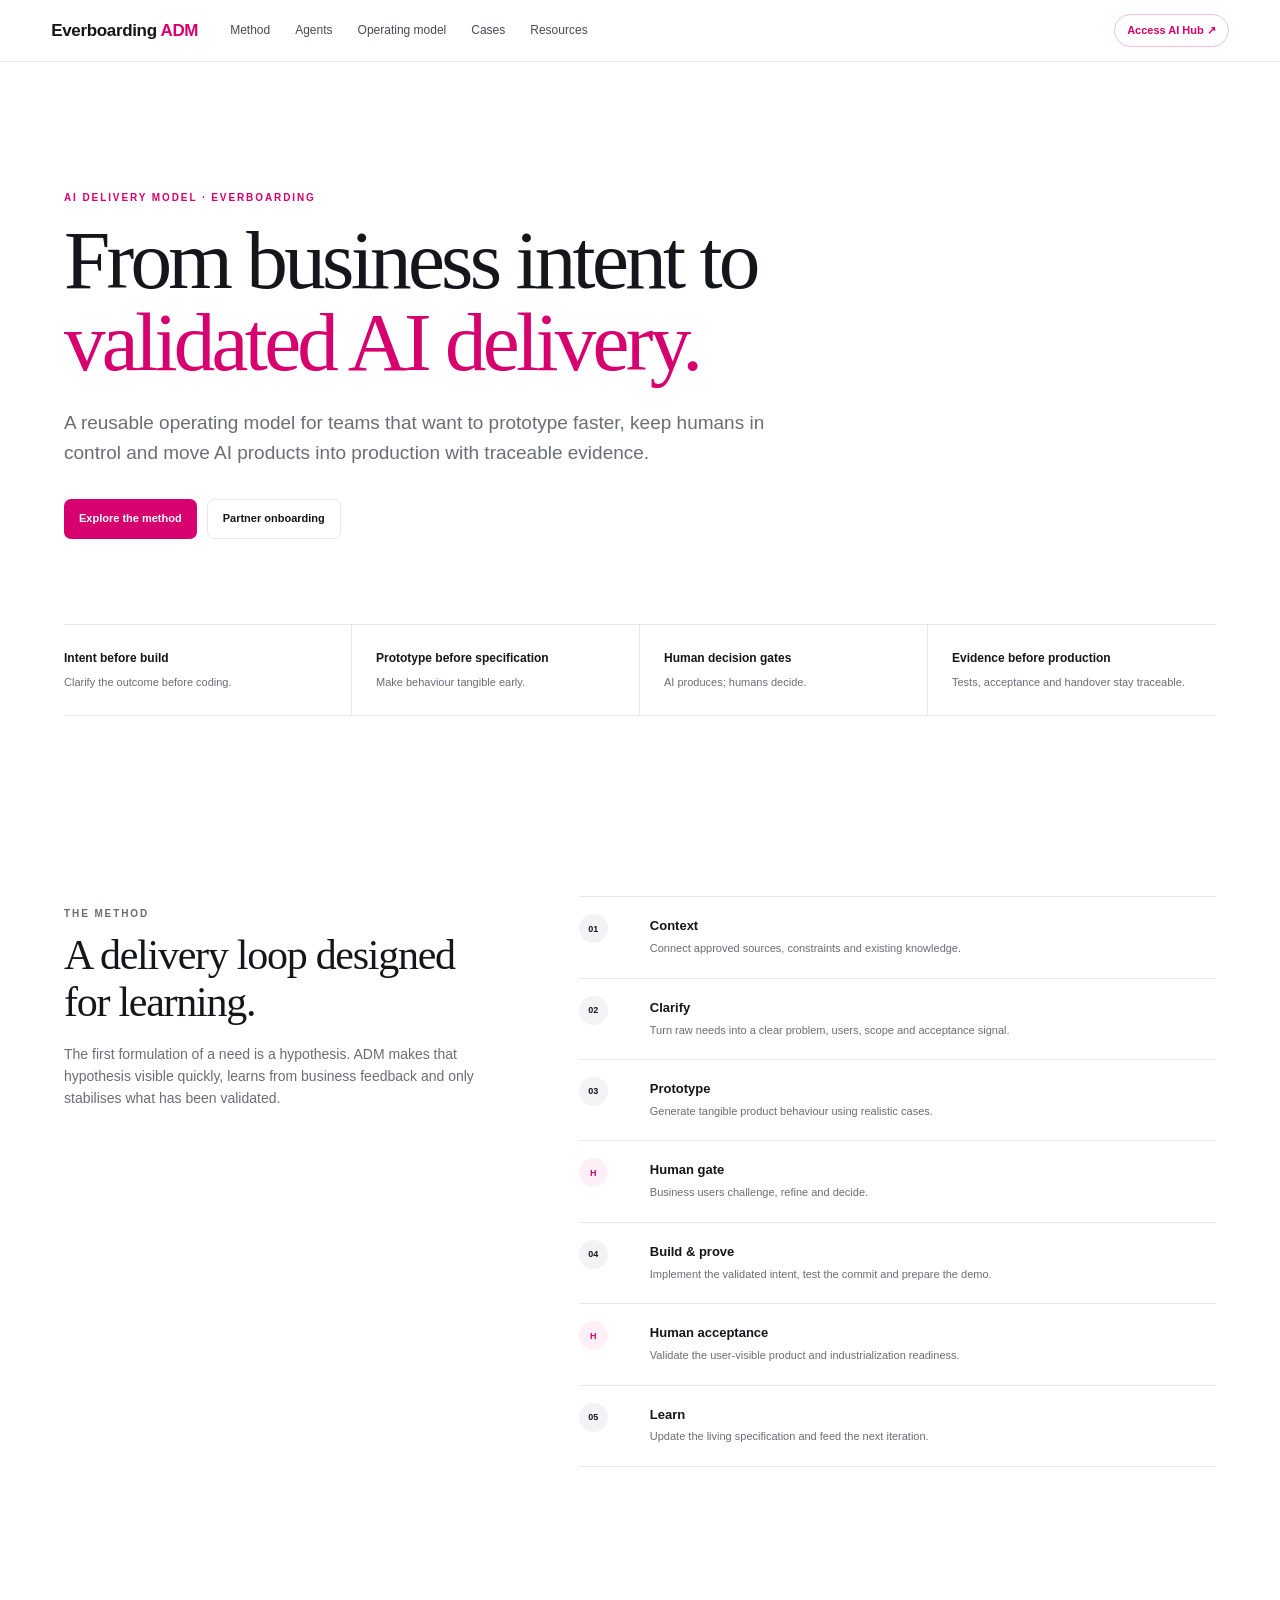
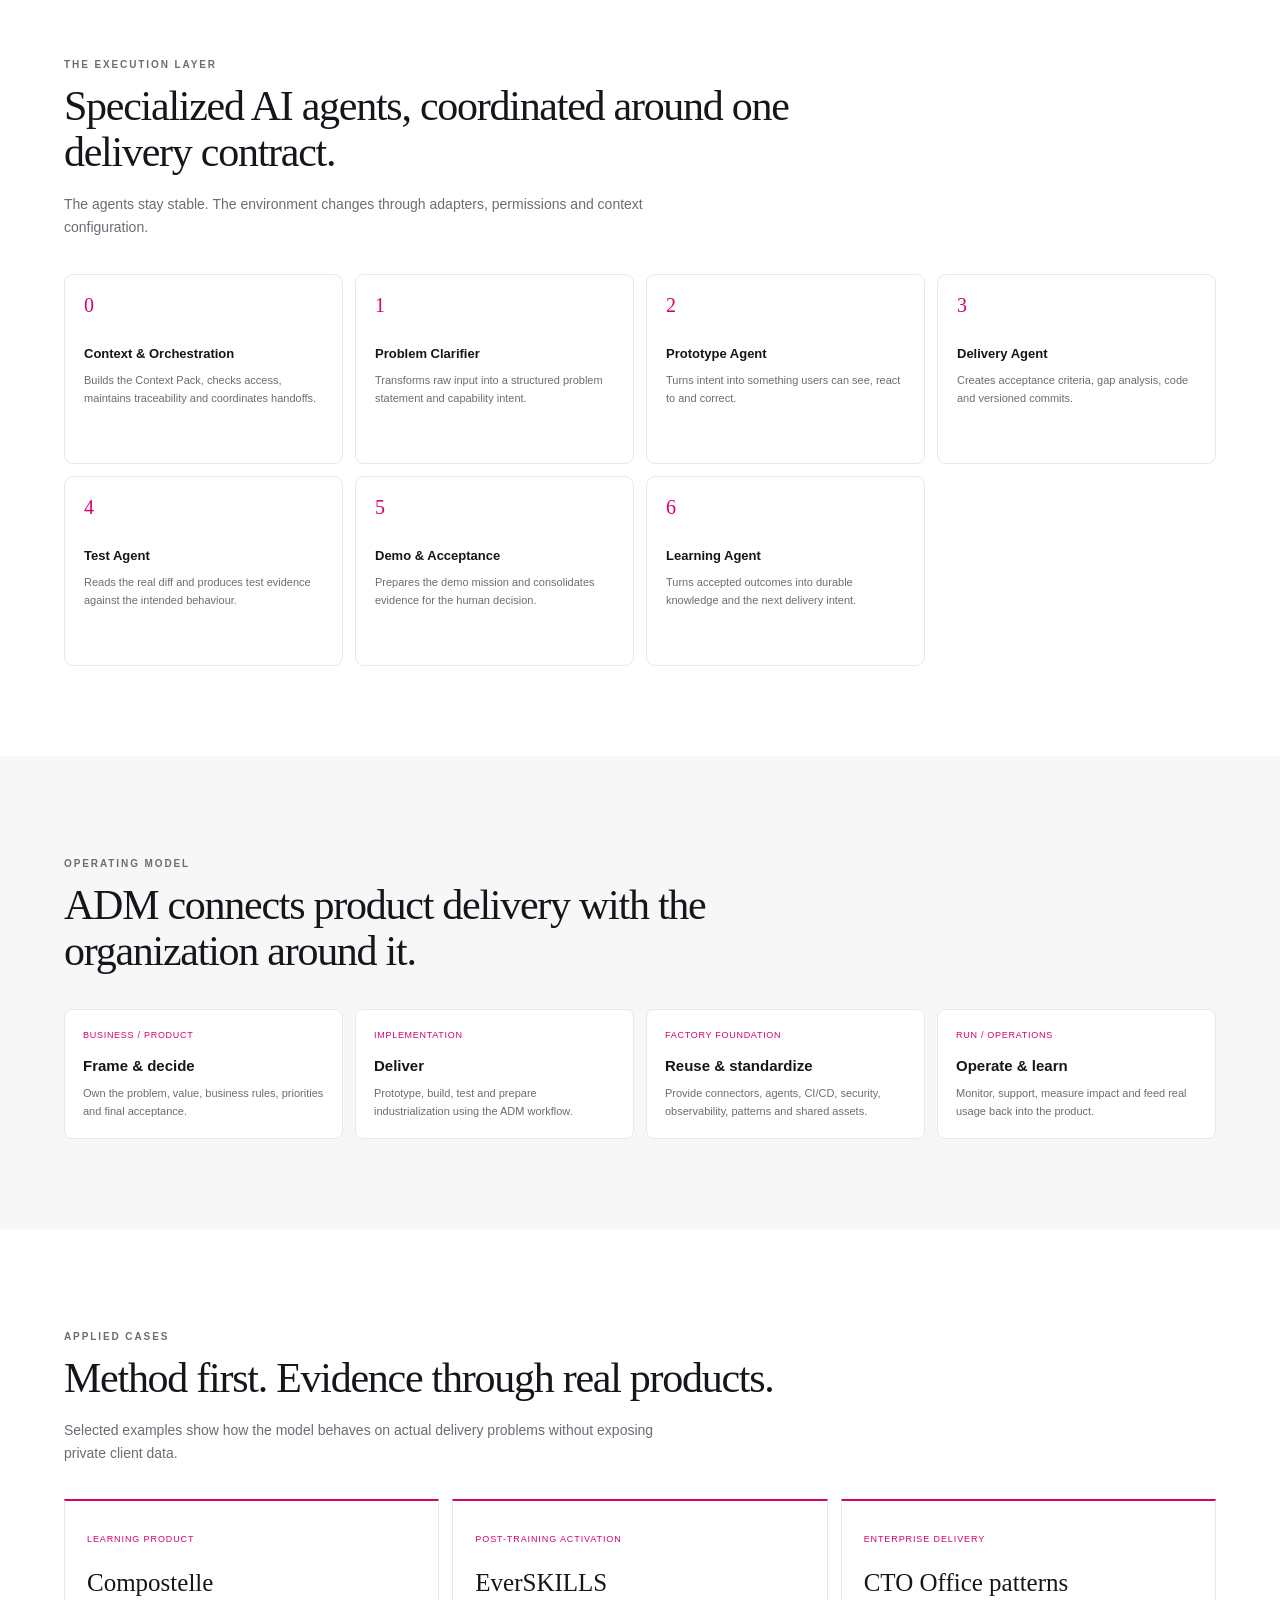
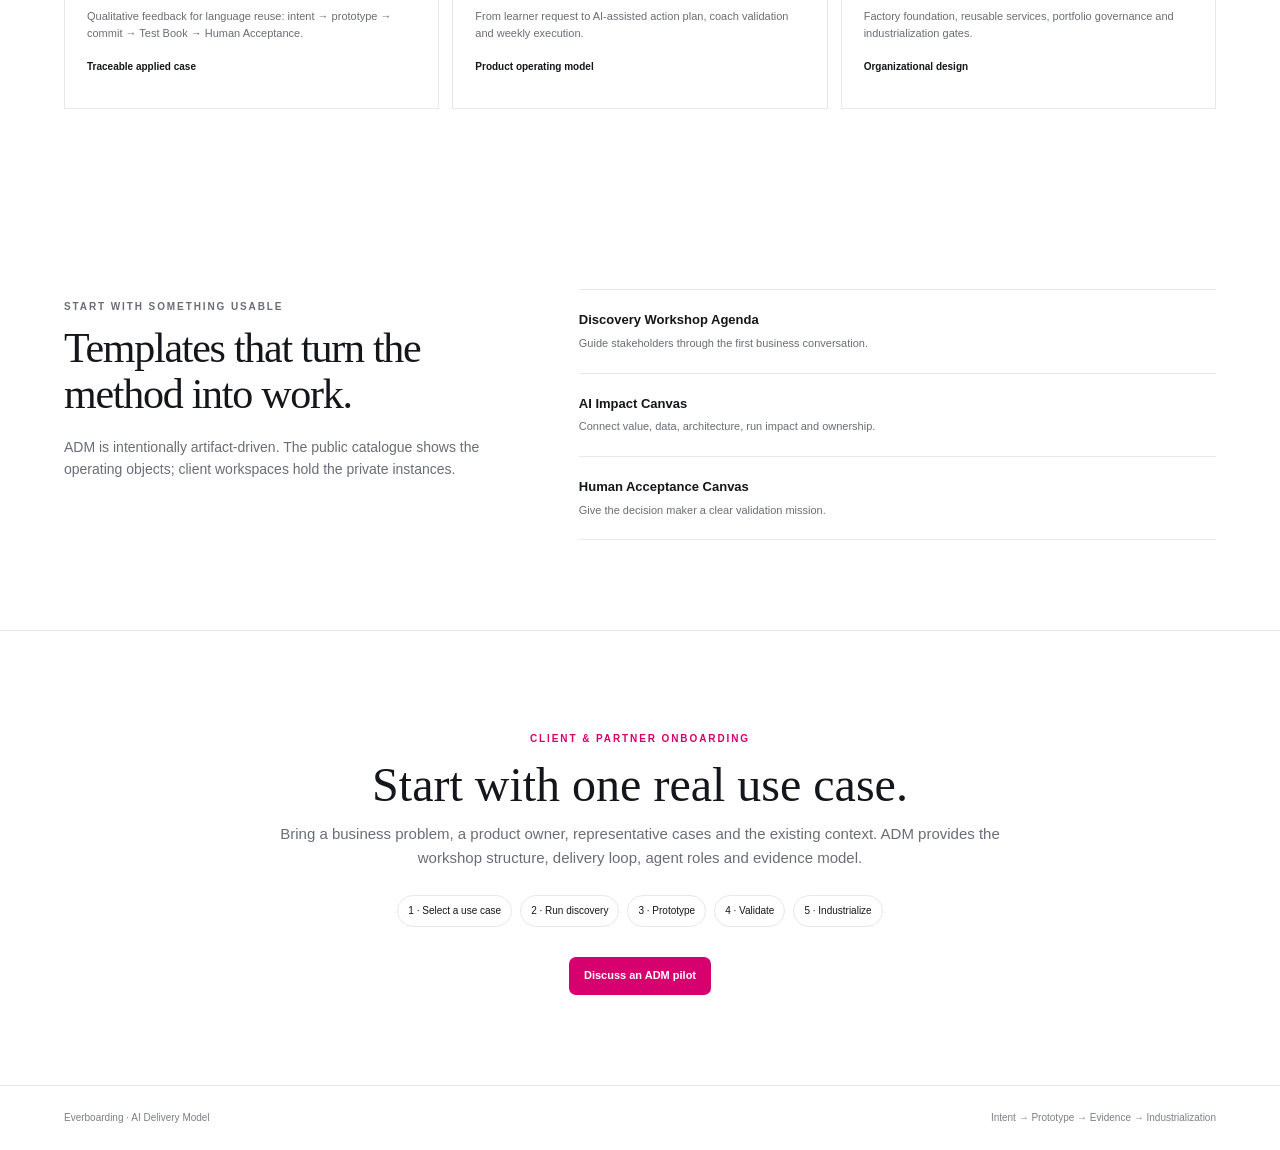
<file: apps/adm-site/index.html>
<!doctype html>
<html lang="en">
<head>
<meta charset="utf-8"/>
<meta name="viewport" content="width=device-width,initial-scale=1"/>
<meta name="description" content="AI Delivery Model by Everboarding — from business intent to validated, industrializable AI products."/>
<title>AI Delivery Model — Everboarding</title>
<link rel="stylesheet" href="./styles.css"/>
</head>
<body>
<header class="topbar">
  <a class="brand" href="#top">Everboarding <span>ADM</span></a>
  <nav>
    <a href="#method">Method</a>
    <a href="#agents">Agents</a>
    <a href="#operating-model">Operating model</a>
    <a href="#cases">Cases</a>
    <a href="#resources">Resources</a>
  </nav>
  <a class="workspace-link" href="https://hub.everboarding.fr">Access AI Hub ↗</a>
</header>

<main id="top">
  <section class="hero section">
    <p class="eyebrow">AI DELIVERY MODEL · EVERBOARDING</p>
    <h1>From business intent to<br><span>validated AI delivery.</span></h1>
    <p class="hero-copy">A reusable operating model for teams that want to prototype faster, keep humans in control and move AI products into production with traceable evidence.</p>
    <div class="hero-actions">
      <a class="primary" href="#method">Explore the method</a>
      <a class="secondary" href="#onboarding">Partner onboarding</a>
    </div>
    <div class="principles">
      <div><b>Intent before build</b><span>Clarify the outcome before coding.</span></div>
      <div><b>Prototype before specification</b><span>Make behaviour tangible early.</span></div>
      <div><b>Human decision gates</b><span>AI produces; humans decide.</span></div>
      <div><b>Evidence before production</b><span>Tests, acceptance and handover stay traceable.</span></div>
    </div>
  </section>

  <section id="method" class="section split">
    <div class="section-intro"><p class="eyebrow">THE METHOD</p><h2>A delivery loop designed for learning.</h2><p>The first formulation of a need is a hypothesis. ADM makes that hypothesis visible quickly, learns from business feedback and only stabilises what has been validated.</p></div>
    <div class="flow">
      <div class="flow-step"><span>01</span><div><b>Context</b><p>Connect approved sources, constraints and existing knowledge.</p></div></div>
      <div class="flow-step"><span>02</span><div><b>Clarify</b><p>Turn raw needs into a clear problem, users, scope and acceptance signal.</p></div></div>
      <div class="flow-step"><span>03</span><div><b>Prototype</b><p>Generate tangible product behaviour using realistic cases.</p></div></div>
      <div class="flow-step human"><span>H</span><div><b>Human gate</b><p>Business users challenge, refine and decide.</p></div></div>
      <div class="flow-step"><span>04</span><div><b>Build & prove</b><p>Implement the validated intent, test the commit and prepare the demo.</p></div></div>
      <div class="flow-step human"><span>H</span><div><b>Human acceptance</b><p>Validate the user-visible product and industrialization readiness.</p></div></div>
      <div class="flow-step"><span>05</span><div><b>Learn</b><p>Update the living specification and feed the next iteration.</p></div></div>
    </div>
  </section>

  <section id="agents" class="section">
    <div class="section-intro narrow"><p class="eyebrow">THE EXECUTION LAYER</p><h2>Specialized AI agents, coordinated around one delivery contract.</h2><p>The agents stay stable. The environment changes through adapters, permissions and context configuration.</p></div>
    <div class="agent-grid">
      <article><span>0</span><h3>Context & Orchestration</h3><p>Builds the Context Pack, checks access, maintains traceability and coordinates handoffs.</p></article>
      <article><span>1</span><h3>Problem Clarifier</h3><p>Transforms raw input into a structured problem statement and capability intent.</p></article>
      <article><span>2</span><h3>Prototype Agent</h3><p>Turns intent into something users can see, react to and correct.</p></article>
      <article><span>3</span><h3>Delivery Agent</h3><p>Creates acceptance criteria, gap analysis, code and versioned commits.</p></article>
      <article><span>4</span><h3>Test Agent</h3><p>Reads the real diff and produces test evidence against the intended behaviour.</p></article>
      <article><span>5</span><h3>Demo & Acceptance</h3><p>Prepares the demo mission and consolidates evidence for the human decision.</p></article>
      <article><span>6</span><h3>Learning Agent</h3><p>Turns accepted outcomes into durable knowledge and the next delivery intent.</p></article>
    </div>
  </section>

  <section id="operating-model" class="section band">
    <div class="section-intro narrow"><p class="eyebrow">OPERATING MODEL</p><h2>ADM connects product delivery with the organization around it.</h2></div>
    <div class="operating-grid">
      <div><span>Business / Product</span><b>Frame & decide</b><p>Own the problem, value, business rules, priorities and final acceptance.</p></div>
      <div><span>Implementation</span><b>Deliver</b><p>Prototype, build, test and prepare industrialization using the ADM workflow.</p></div>
      <div><span>Factory Foundation</span><b>Reuse & standardize</b><p>Provide connectors, agents, CI/CD, security, observability, patterns and shared assets.</p></div>
      <div><span>Run / Operations</span><b>Operate & learn</b><p>Monitor, support, measure impact and feed real usage back into the product.</p></div>
    </div>
  </section>

  <section id="cases" class="section">
    <div class="section-intro narrow"><p class="eyebrow">APPLIED CASES</p><h2>Method first. Evidence through real products.</h2><p>Selected examples show how the model behaves on actual delivery problems without exposing private client data.</p></div>
    <div class="case-grid">
      <article><p class="case-tag">Learning product</p><h3>Compostelle</h3><p>Qualitative feedback for language reuse: intent → prototype → commit → Test Book → Human Acceptance.</p><span>Traceable applied case</span></article>
      <article><p class="case-tag">Post-training activation</p><h3>EverSKILLS</h3><p>From learner request to AI-assisted action plan, coach validation and weekly execution.</p><span>Product operating model</span></article>
      <article><p class="case-tag">Enterprise delivery</p><h3>CTO Office patterns</h3><p>Factory foundation, reusable services, portfolio governance and industrialization gates.</p><span>Organizational design</span></article>
    </div>
  </section>

  <section id="resources" class="section split">
    <div class="section-intro"><p class="eyebrow">START WITH SOMETHING USABLE</p><h2>Templates that turn the method into work.</h2><p>ADM is intentionally artifact-driven. The public catalogue shows the operating objects; client workspaces hold the private instances.</p></div>
    <div class="resource-list">
      <a href="https://github.com/valNg1/AIdeliverymodel/blob/main/templates/discovery-workshop-agenda.md" target="_blank"><b>Discovery Workshop Agenda</b><span>Guide stakeholders through the first business conversation.</span></a>
      <a href="https://github.com/valNg1/AIdeliverymodel/blob/main/templates/ai-impact-canvas.md" target="_blank"><b>AI Impact Canvas</b><span>Connect value, data, architecture, run impact and ownership.</span></a>
      <a href="https://github.com/valNg1/AIdeliverymodel/blob/main/templates/human-acceptance-canvas.md" target="_blank"><b>Human Acceptance Canvas</b><span>Give the decision maker a clear validation mission.</span></a>
    </div>
  </section>

  <section id="onboarding" class="section onboarding">
    <p class="eyebrow">CLIENT & PARTNER ONBOARDING</p>
    <h2>Start with one real use case.</h2>
    <p>Bring a business problem, a product owner, representative cases and the existing context. ADM provides the workshop structure, delivery loop, agent roles and evidence model.</p>
    <div class="onboarding-steps">
      <span>1 · Select a use case</span><span>2 · Run discovery</span><span>3 · Prototype</span><span>4 · Validate</span><span>5 · Industrialize</span>
    </div>
    <a class="primary" href="https://everboarding.fr" target="_blank" rel="noopener">Discuss an ADM pilot</a>
  </section>
</main>

<footer><span>Everboarding · AI Delivery Model</span><span>Intent → Prototype → Evidence → Industrialization</span></footer>
</body>
</html>
</file>
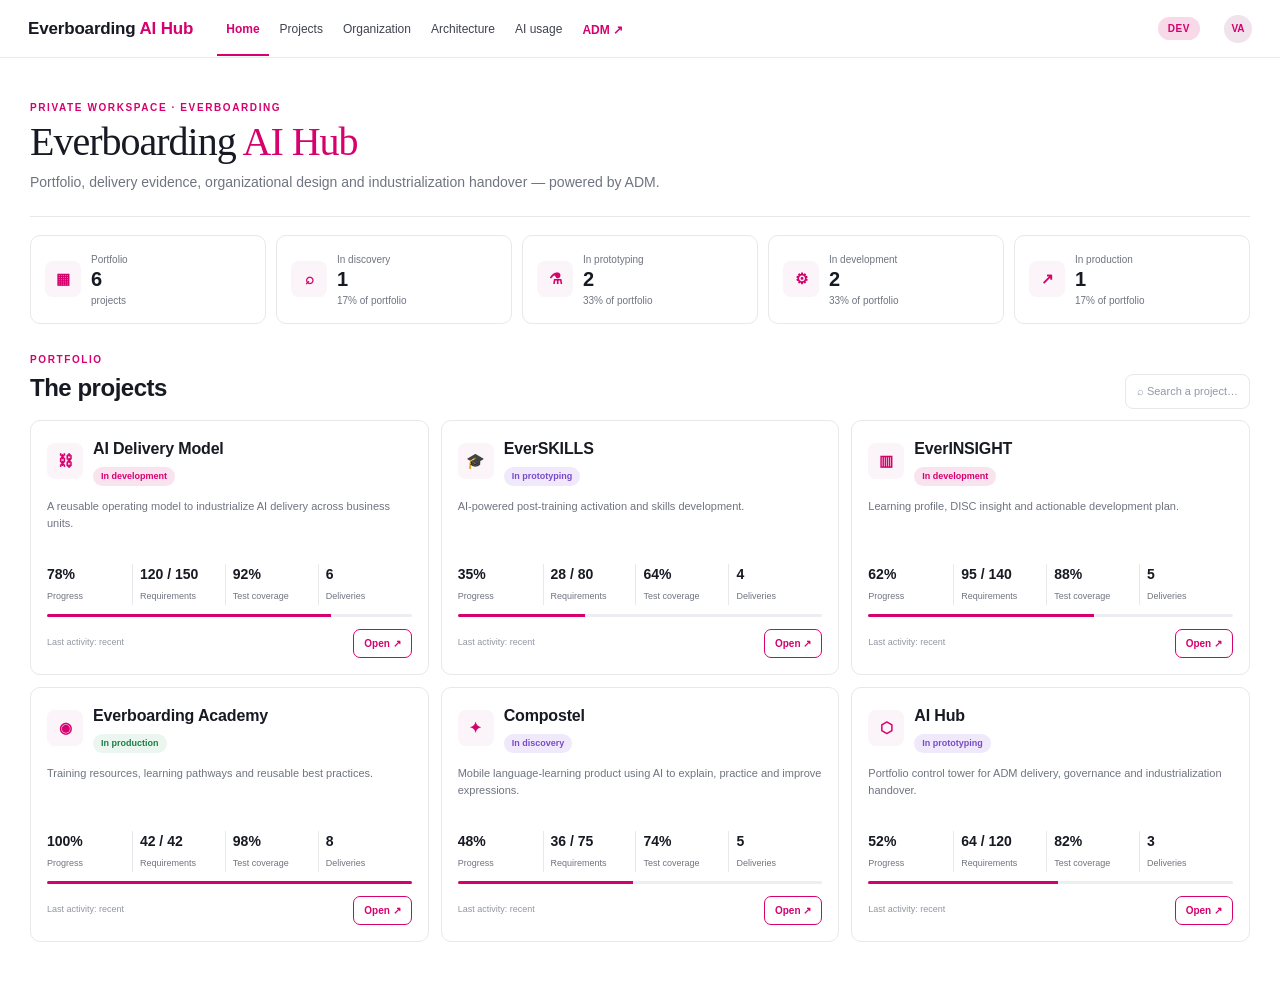
<file: apps/everboarding-ai-hub/index.html>
<!doctype html>
<html lang="en">
<head>
<meta charset="utf-8"/>
<meta name="viewport" content="width=device-width,initial-scale=1"/>
<title>Everboarding AI Hub</title>
<link rel="stylesheet" href="./styles.css"/>
</head>
<body>
<header class="topbar">
  <div class="brand">Everboarding <span>AI Hub</span></div>
  <nav>
    <button data-page="home" class="active">Home</button>
    <button data-page="project">Projects</button>
    <button data-page="organization">Organization</button>
    <button data-page="architecture">Architecture</button>
    <button data-page="usage">AI usage</button>
    <a class="nav-link" href="https://adm.everboarding.fr" target="_blank" rel="noopener">ADM ↗</a>
  </nav>
  <div class="pill">DEV</div><div class="avatar">VA</div>
</header>

<section id="home" class="pageview active">
<main class="page">
  <section class="hero">
    <div><div class="eyebrow">PRIVATE WORKSPACE · EVERBOARDING</div><h1>Everboarding <span class="accent">AI Hub</span></h1><p>Portfolio, delivery evidence, organizational design and industrialization handover — powered by ADM.</p></div>
    
  </section>
  <section class="kpis">
    <div class="kpi card"><div class="iconbox">▦</div><div><small>Portfolio</small><strong>6</strong><small>projects</small></div></div>
    <div class="kpi card"><div class="iconbox">⌕</div><div><small>In discovery</small><strong>1</strong><small>17% of portfolio</small></div></div>
    <div class="kpi card"><div class="iconbox">⚗</div><div><small>In prototyping</small><strong>2</strong><small>33% of portfolio</small></div></div>
    <div class="kpi card"><div class="iconbox">⚙</div><div><small>In development</small><strong>2</strong><small>33% of portfolio</small></div></div>
    <div class="kpi card"><div class="iconbox">↗</div><div><small>In production</small><strong>1</strong><small>17% of portfolio</small></div></div>
  </section>
  <section class="section-head"><div><div class="eyebrow">PORTFOLIO</div><h2>The projects</h2></div><div class="search">⌕ Search a project…</div></section>
  <div class="project-grid" id="project-grid"></div>
</main>
</section>

<section id="project" class="pageview">
<main class="page">
  <section class="hero">
    <div><div class="eyebrow">PROJECT WORKSPACE</div><h1>AI Delivery Model</h1><span class="status">In development</span><p>A reusable operating model to industrialize AI delivery across business units.</p></div>
    
  </section>
  <section class="kpis">
    <div class="kpi card"><div class="iconbox">◔</div><div><small>Progress</small><strong>78%</strong><small>current</small></div></div>
    <div class="kpi card"><div class="iconbox">▤</div><div><small>Requirements</small><strong>120 / 150</strong><small>tracked</small></div></div>
    <div class="kpi card"><div class="iconbox">✓</div><div><small>Test coverage</small><strong>92%</strong><small>automated</small></div></div>
    <div class="kpi card"><div class="iconbox">✦</div><div><small>AI sessions</small><strong>28</strong><small>recorded</small></div></div>
    <div class="kpi card"><div class="iconbox">▣</div><div><small>Deliveries</small><strong>6</strong><small>versioned</small></div></div>
  </section>
  <div class="tabs">
    <button class="active" data-tab="summary">Summary</button><button data-tab="specs">Specifications</button><button data-tab="requirements">Requirements</button><button data-tab="deliveries">Deliveries</button><button data-tab="project-ai">AI Usage</button><button data-tab="handover">Handover</button>
  </div>
  <div id="summary" class="tabview">
    <div class="grid2">
      <div class="stack">
        <section class="panel card"><h2>Intent</h2><ul><li>Turn business intent into validated, working product behaviour.</li><li>Shorten learning loops without productionising uncertainty.</li><li>Keep decisions, tests and evidence traceable through delivery.</li></ul></section>
        <section class="panel card"><h2>Requirements status</h2><div class="states"><div class="state good"><small>Confirmed</small><b>72</b></div><div class="state warn"><small>To confirm</small><b>28</b></div><div class="state purple"><small>Inferred</small><b>26</b></div><div class="state pink"><small>Later</small><b>18</b></div><div class="state muted"><small>Out</small><b>6</b></div></div></section>
        <section class="panel card"><h2>Recent deliveries</h2><div class="row"><div><b>Delivery 18</b><br><small>Human Acceptance Canvas & Demo Agent</small></div><small>26 Oct 2026</small></div><div class="row"><div><b>Delivery 17</b><br><small>AI-ready Data Foundation</small></div><small>24 Oct 2026</small></div><div class="row"><div><b>Delivery 16</b><br><small>Compostelle Reuse qualitative feedback</small></div><small>20 Oct 2026</small></div></section>
      </div>
      <div class="stack">
        <section class="panel card"><h2>ADM workflow</h2><div class="stepper" id="adm-stepper"></div></section>
        <section class="panel card"><h2>AI usage</h2><div class="mini"><div><b>28</b><small>AI sessions</small></div><div><b>$12.50</b><small>Est. cost</small></div><div><b>6.4 h</b><small>Machine time</small></div><div><b>3.2 h</b><small>Steering time</small></div></div></section>
        <section class="panel card"><h2>Ready for industrialization</h2><div class="handover"><div><b>Test Book</b><br><small class="ready">✓ Ready</small></div><div><b>Human Acceptance</b><br><small class="ready">✓ Ready</small></div><div><b>Architecture Note</b><br><small class="ready">✓ Ready</small></div><div><b>Deployment Guide</b><br><small class="ready">✓ Ready</small></div><div><b>Handover Pack</b><br><small>○ To do</small></div></div></section>
      </div>
    </div>
  </div>
  <div id="specs" class="tabview" style="display:none"><div class="content-layout"><aside class="side"><b>THE CONTEXT</b><span>WHO IS CONCERNED</span><span>HOW IT WORKS TODAY</span><span>WHAT THE BUSINESS NEEDS</span><span>RULES & CONSTRAINTS</span><span>EXPECTED RESULT</span><span>OUT OF SCOPE / OPEN</span></aside><article class="doc card"><h2>The context</h2><p>Intent is captured from workshops, existing artefacts and observed work. The objective is not to freeze requirements but to make the product model explicit enough to challenge.</p><h2>Who is concerned</h2><p>Business owners, users, Product Owner, developers, operations and security stakeholders each validate the part they own.</p><h2>What the business needs</h2><ul><li>Expected outcome and decision enabled.</li><li>Process and personas.</li><li>Data, rules, exceptions and real cases.</li><li>Acceptance signal and decision owner.</li></ul></article></div></div>
  <div id="requirements" class="tabview" style="display:none"><section class="panel card"><h2>Requirements</h2><div class="req-table"><div class="tr head"><span>No.</span><span>Persona</span><span>Screen</span><span>Requirement</span><span>Status</span></div><div class="tr"><span>EX-001</span><span>All users</span><span>Access</span><span>Enter through SSO and access only my scope.</span><span>Confirmed</span></div><div class="tr"><span>EX-002</span><span>Product Owner</span><span>Portfolio</span><span>See project maturity, tests and next decision in one place.</span><span>To confirm</span></div><div class="tr"><span>EX-003</span><span>Delivery Lead</span><span>Handover</span><span>Generate a traceable industrialization pack from a validated commit.</span><span>Inferred</span></div><div class="tr"><span>EX-004</span><span>Business Owner</span><span>Acceptance</span><span>Validate user-visible behaviour without repeating automated tests.</span><span>Confirmed</span></div><div class="tr"><span>EX-005</span><span>Agent 0</span><span>Context</span><span>Discover approved sources and build a context pack.</span><span>AI proposal</span></div></div></section></div>
  <div id="deliveries" class="tabview" style="display:none"><section class="panel card"><h2>Deliveries</h2><div class="row"><div><b>Delivery 18</b><br><small>Human Acceptance Canvas & Demo Agent</small></div><small>26 Oct 2026</small></div><div class="row"><div><b>Delivery 17</b><br><small>AI-ready Data Foundation</small></div><small>24 Oct 2026</small></div><div class="row"><div><b>Delivery 16</b><br><small>Compostelle Reuse qualitative feedback</small></div><small>20 Oct 2026</small></div><div class="row"><div><b>Delivery 15</b><br><small>Intent-Based Development guardrails</small></div><small>18 Oct 2026</small></div></section></div>
  <div id="project-ai" class="tabview" style="display:none"><section class="panel card"><h2>AI usage</h2><div class="mini"><div><b>28</b><small>AI sessions</small></div><div><b>$12.50</b><small>Est. cost</small></div><div><b>6.4 h</b><small>Machine time</small></div><div><b>3.2 h</b><small>Steering time</small></div></div></section></div>
  <div id="handover" class="tabview" style="display:none"><section class="panel card"><h2>Ready for industrialization</h2><p>The handover gate packages the validated product model, commit evidence and production guidance.</p><div class="handover"><div><b>Test Book</b><br><small class="ready">✓ Ready</small></div><div><b>Human Acceptance</b><br><small class="ready">✓ Ready</small></div><div><b>Architecture Note</b><br><small class="ready">✓ Ready</small></div><div><b>Deployment Guide</b><br><small class="ready">✓ Ready</small></div><div><b>Handover Pack</b><br><small>○ To do</small></div></div></section></div>
</main>
</section>

<section id="methodology" class="pageview"><main class="page"><section class="section-head"><div><div class="eyebrow">AI PRODUCT ENGINEERING METHODOLOGY</div><h2 class="serif">Intent-based delivery</h2><p class="lead">Prototype early, learn fast, stabilise the model, then build for real.</p></div></section><div class="content-layout"><aside class="side"><b>WHY THIS METHOD</b><span>From request to need</span><span>The thirteen phases</span><span>Requirement status</span><span>Prototype & review</span><span>Requalify the model</span><span>Build light, validate</span><span>Freeze MVP</span><span>Measure & remember</span></aside><article class="doc card"><h2>Why this method</h2><p>The first formulation of a requirement is a hypothesis. AI lowers the cost of producing something concrete early enough for business users to react to it.</p><blockquote>Only what has stopped moving gets built for real.</blockquote><h2>The thirteen phases</h2><div id="phase-table"></div><h2>Requirement status</h2><div class="states"><div class="state good"><small>Confirmed</small><b>Explicitly validated</b></div><div class="state warn"><small>To confirm</small><b>Discussed, unresolved</b></div><div class="state purple"><small>Inferred</small><b>Derived from evidence</b></div><div class="state pink"><small>AI proposal</small><b>To be discussed</b></div><div class="state muted"><small>Out</small><b>Explicitly excluded</b></div></div><h2>Core rule</h2><p>AI may infer, propose and classify. It never silently moves information to <b>Confirmed</b>. Human agreement remains explicit.</p></article></div></main></section>


<section id="organization" class="pageview">
<main class="page">
  <section class="section-head"><div><div class="eyebrow">ORGANIZATIONAL DESIGN</div><h2 class="serif">CTO Office Factory operating model</h2><p class="lead">A practical model for turning isolated AI initiatives into reusable delivery capability.</p></div></section>
  <div class="content-layout">
    <aside class="side">
      <b>TARGET OPERATING MODEL</b>
      <span>Roles & responsibilities</span>
      <span>Factory backlog</span>
      <span>Governance cadence</span>
      <span>Industrialization gates</span>
      <span>Transition roadmap</span>
    </aside>
    <article class="doc card">
      <h2>Target operating model</h2>
      <p>The Factory is organised around four complementary responsibilities. The objective is to reduce interfaces, reuse what can be shared and keep business decisions with the business.</p>
      <div class="phase head"><b>Layer</b><b>Primary responsibility</b><b>Core outputs</b></div>
      <div class="phase"><b>Business / Product</b><span>Frame the problem, own value, rules, priorities and acceptance.</span><span>Intent, decisions, business acceptance</span></div>
      <div class="phase"><b>Implementation</b><span>Prototype, build, test and prepare industrialization.</span><span>Working product, tests, handover</span></div>
      <div class="phase"><b>Factory Foundation</b><span>Provide reusable services and standards.</span><span>Connectors, agents, CI/CD, security, observability</span></div>
      <div class="phase"><b>Run / Operations</b><span>Operate, monitor, support and feed usage back into the product.</span><span>Service health, incidents, learning signals</span></div>

      <h2>One intake, two backlogs</h2>
      <p>Every new demand enters through the Hub. Product-specific capabilities stay in the <b>Product Backlog</b>; reusable technical capabilities move into the <b>Factory Backlog</b>.</p>
      <blockquote>Build once when the capability is common. Keep product logic close to the product.</blockquote>

      <h2>Governance cadence</h2>
      <div class="phase head"><b>Ritual</b><b>Purpose</b><b>Participants</b></div>
      <div class="phase"><b>Weekly Factory Review</b><span>Synchronise roadmaps, dependencies, reusable assets and blockers.</span><span>Backbone, Implementation, concerned Product Owners</span></div>
      <div class="phase"><b>Project Delivery Review</b><span>Review prototype, requirements, tests, acceptance and readiness.</span><span>Product Owner, Delivery Lead, business validators</span></div>
      <div class="phase"><b>Monthly Factory Steering</b><span>Review portfolio, capacity, reuse, quality, savings and roadmap.</span><span>Management, Factory leads, governance</span></div>

      <h2>Industrialization gates</h2>
      <div class="states">
        <div class="state"><small>Discovery</small><b>Problem understood</b></div>
        <div class="state purple"><small>Prototype</small><b>Behaviour challenged</b></div>
        <div class="state warn"><small>Development</small><b>Intent stable enough</b></div>
        <div class="state good"><small>Validation</small><b>Tests + human acceptance</b></div>
        <div class="state pink"><small>Industrialization</small><b>Handover complete</b></div>
      </div>

      <h2>Transition roadmap</h2>
      <div class="phase head"><b>Phase</b><b>Objective</b><b>Milestone</b></div>
      <div class="phase"><b>Now → Dec 2026</b><span>Foundation: clarify roles, clean activities, stabilise tools/reporting and create the common backlog.</span><span>Foundation established</span></div>
      <div class="phase"><b>Jan → Mar 2027</b><span>Convergence: mutualise delivery, shared components and the common operating process.</span><span>Shared delivery model operational</span></div>
      <div class="phase"><b>From Apr 2027</b><span>Target organisation: consolidated roles, stable Factory services and continuous improvement.</span><span>Factory operating model implemented</span></div>
    </article>
  </div>
</main>
</section>

<section id="architecture" class="pageview"><main class="page"><section class="section-head"><div><div class="eyebrow">FOUNDATION</div><h2 class="serif">Architecture</h2><p class="lead">Portability comes from separating source adapters, normalized context, business rules, agents and screens.</p></div></section><div class="content-layout"><aside class="side"><b>THE STACK, LAYER BY LAYER</b><span>Implementation organization</span><span>Why these choices</span><span>Compatibility</span><span>Looking further</span></aside><article class="doc card"><h2>The stack, layer by layer</h2><div class="phase"><b>Interface</b><span>Standalone web UI, independent from source systems.</span><span></span></div><div class="phase"><b>Application</b><span>Domain services and orchestration separated from rendering.</span><span></span></div><div class="phase"><b>Data</b><span>Git/project descriptors first; optional backend later.</span><span></span></div><div class="phase"><b>Identity</b><span>Designed for approved SSO in enterprise.</span><span></span></div><div class="phase"><b>Delivery</b><span>Git as technical source of truth; versioned releases and handover packs.</span><span></span></div><div class="phase"><b>Tests</b><span>Automated checks + Test Book + Human Acceptance.</span><span></span></div><h2>One direction of dependency</h2><p>Source → Adapter → Normalized context → Application services → Screens / Agents.</p></article></div></main></section>

<section id="design" class="pageview"><main class="page"><section class="section-head"><div><div class="eyebrow">EVERBOARDING UI KIT</div><h2 class="serif">Design system</h2><p class="lead">A shared visual vocabulary for every ADM application.</p></div></section><div class="content-layout"><aside class="side"><b>SUMMARY</b><span>Tokens</span><span>Foundations</span><span>Components</span><span>Menus</span><span>Forms</span><span>Tables</span><span>Screen rules</span></aside><article class="doc card"><h2>The shared UI kit</h2><p>Magenta and fuchsia carry actions and identity; white, charcoal and pale neutrals preserve enterprise readability.</p><div class="swatches"><div class="swatch"><div class="color" style="background:#D6006F"></div><b>Magenta</b><small>#D6006F</small></div><div class="swatch"><div class="color" style="background:#F21B87"></div><b>Fuchsia</b><small>#F21B87</small></div><div class="swatch"><div class="color" style="background:#F8D6E8"></div><b>Rose</b><small>#F8D6E8</small></div><div class="swatch"><div class="color" style="background:#6F2DBD"></div><b>Purple</b><small>#6F2DBD</small></div><div class="swatch"><div class="color" style="background:#161827"></div><b>Ink</b><small>#161827</small></div><div class="swatch"><div class="color" style="background:#F6F7FB"></div><b>Mist</b><small>#F6F7FB</small></div></div><h2>Screen rules</h2><ul><li>Strong hierarchy and generous white space.</li><li>Magenta for actions and progress, not every surface.</li><li>Status colors remain semantic.</li><li>Project workspaces use tabs; methodology uses a left rail; presentation gets a full-screen shell.</li></ul></article></div></main></section>

<section id="usage" class="pageview"><main class="page"><section class="section-head"><div><div class="eyebrow">PORTFOLIO ANALYTICS</div><h2 class="serif">AI usage</h2><p class="lead">Measure machine effort and human steering across deliveries.</p></div></section><section class="panel card"><div class="req-table usage"><div class="tr head"><span>Project</span><span>Workshops</span><span>Sessions</span><span>Est. cost</span><span>Machine time</span></div><div id="usage-body"></div></div></section></main></section>

<section id="presentation" class="pageview"><main class="presentation"><div class="deck-switch"><button id="exec-btn" class="active">AI-driven development</button><button id="onboard-btn">PO onboarding</button></div><section id="slide" class="slide"></section><div class="slide-nav"><button id="prev">‹</button><button id="next">›</button></div></main></section>

<script src="./local-apps.js"></script>
<script src="./app.js"></script>
</body>
</html>
</file>
<file: apps/adm-site/styles.css>
:root{--accent:#d6006f;--ink:#15161b;--muted:#6a6d76;--line:#e8e8ec;--soft:#f7f7f8;--rose:#fff5fa}*{box-sizing:border-box}html{scroll-behavior:smooth}body{margin:0;background:#fff;color:var(--ink);font:14px/1.6 "Segoe UI",Arial,sans-serif;-webkit-font-smoothing:antialiased}a{text-decoration:none;color:inherit}.topbar{height:62px;padding:0 4vw;display:flex;align-items:center;gap:32px;border-bottom:1px solid var(--line);position:sticky;top:0;background:rgba(255,255,255,.96);backdrop-filter:blur(10px);z-index:20}.brand{font-size:17px;font-weight:650;letter-spacing:-.02em;white-space:nowrap}.brand span{color:var(--accent)}nav{display:flex;gap:25px;flex:1}nav a{font-size:12px;color:#464a54}.workspace-link{font-size:11px;font-weight:650;color:var(--accent);border:1px solid #edbfd5;border-radius:999px;padding:7px 12px}.section{max-width:1280px;margin:auto;padding:90px 5vw}.hero{padding-top:118px}.eyebrow{font-size:10px;letter-spacing:.19em;font-weight:800;color:var(--accent);text-transform:uppercase}.hero h1{font:400 clamp(48px,6.5vw,86px)/.98 Georgia,"Times New Roman",serif;letter-spacing:-.045em;margin:14px 0 25px;max-width:1050px}.hero h1 span{color:var(--accent)}.hero-copy{max-width:760px;font-size:19px;color:var(--muted);line-height:1.55}.hero-actions{display:flex;gap:10px;margin-top:32px}.primary,.secondary{display:inline-flex;align-items:center;justify-content:center;border-radius:7px;padding:10px 15px;font-size:11px;font-weight:700}.primary{background:var(--accent);color:#fff}.secondary{border:1px solid var(--line);background:#fff}.principles{display:grid;grid-template-columns:repeat(4,1fr);gap:0;margin-top:85px;border-top:1px solid var(--line);border-bottom:1px solid var(--line)}.principles div{padding:24px 24px 24px 0;border-right:1px solid var(--line)}.principles div+div{padding-left:24px}.principles div:last-child{border-right:0}.principles b,.principles span{display:block}.principles b{font-size:12px;margin-bottom:6px}.principles span{font-size:11px;color:var(--muted)}.split{display:grid;grid-template-columns:.8fr 1.2fr;gap:90px;align-items:start}.section-intro h2{font:400 42px/1.1 Georgia,serif;letter-spacing:-.03em;margin:9px 0 18px}.section-intro p{color:var(--muted);max-width:590px}.narrow{max-width:760px}.flow{border-top:1px solid var(--line)}.flow-step{display:grid;grid-template-columns:55px 1fr;gap:16px;padding:17px 0;border-bottom:1px solid var(--line)}.flow-step>span{width:29px;height:29px;border-radius:50%;display:grid;place-items:center;background:#f3f3f5;font-size:9px;font-weight:700}.flow-step.human>span{background:#fff0f7;color:var(--accent)}.flow-step b{font-size:13px}.flow-step p{font-size:11px;color:var(--muted);margin:3px 0}.agent-grid{display:grid;grid-template-columns:repeat(4,1fr);gap:12px;margin-top:36px}.agent-grid article{border:1px solid var(--line);border-radius:9px;padding:19px;min-height:190px}.agent-grid article>span{font:20px Georgia,serif;color:var(--accent)}.agent-grid h3{font-size:13px;margin:25px 0 8px}.agent-grid p{font-size:11px;color:var(--muted);margin:0}.band{max-width:none;background:var(--soft);padding-left:max(5vw,calc((100vw - 1280px)/2 + 5vw));padding-right:max(5vw,calc((100vw - 1280px)/2 + 5vw))}.operating-grid{display:grid;grid-template-columns:repeat(4,1fr);gap:12px;margin-top:34px}.operating-grid div{background:#fff;border:1px solid var(--line);padding:18px;border-radius:8px}.operating-grid span,.operating-grid b{display:block}.operating-grid span{font-size:9px;text-transform:uppercase;letter-spacing:.08em;color:var(--accent)}.operating-grid b{font-size:15px;margin:12px 0 7px}.operating-grid p{font-size:11px;color:var(--muted);margin:0}.case-grid{display:grid;grid-template-columns:repeat(3,1fr);gap:13px;margin-top:35px}.case-grid article{border-top:2px solid var(--accent);background:#fff;border-left:1px solid var(--line);border-right:1px solid var(--line);border-bottom:1px solid var(--line);padding:22px;min-height:210px}.case-tag{font-size:9px!important;color:var(--accent)!important;text-transform:uppercase;letter-spacing:.1em}.case-grid h3{font:400 25px Georgia,serif;margin:22px 0 10px}.case-grid p{font-size:11px;color:var(--muted)}.case-grid span{font-size:10px;font-weight:700}.resource-list{border-top:1px solid var(--line)}.resource-list a{display:block;padding:20px 0;border-bottom:1px solid var(--line)}.resource-list b,.resource-list span{display:block}.resource-list b{font-size:13px}.resource-list span{font-size:11px;color:var(--muted);margin-top:4px}.onboarding{text-align:center;border-top:1px solid var(--line)}.onboarding h2{font:400 48px Georgia,serif;margin:10px 0}.onboarding>p:not(.eyebrow){max-width:780px;margin:0 auto 24px;color:var(--muted);font-size:15px}.onboarding-steps{display:flex;justify-content:center;gap:8px;flex-wrap:wrap;margin:25px 0 30px}.onboarding-steps span{font-size:10px;border:1px solid var(--line);padding:7px 10px;border-radius:999px}footer{border-top:1px solid var(--line);padding:24px 5vw;display:flex;justify-content:space-between;color:#7b7f88;font-size:10px}@media(max-width:900px){nav{display:none}.workspace-link{margin-left:auto}.principles,.agent-grid,.operating-grid,.case-grid{grid-template-columns:1fr 1fr}.split{grid-template-columns:1fr;gap:35px}.hero h1{font-size:53px}}@media(max-width:600px){.section{padding:65px 24px}.topbar{padding:0 20px}.principles,.agent-grid,.operating-grid,.case-grid{grid-template-columns:1fr}.principles div,.principles div+div{padding:18px 0;border-right:0;border-bottom:1px solid var(--line)}.principles div:last-child{border-bottom:0}.hero h1{font-size:44px}.hero-copy{font-size:16px}footer{flex-direction:column;gap:5px}}
</file>
<file: apps/everboarding-ai-hub/styles.css>
:root{
  --mag:#d6006f;--hot:#ef2b86;--purple:#7a4bc7;
  --ink:#171923;--muted:#6f7480;--line:#e7e8ec;--soft:#f7f7f9;
  --panel:#ffffff;--good:#1b7f46;--warn:#9a6a00;
}
*{box-sizing:border-box}
html{scroll-behavior:smooth}
body{
  margin:0;color:var(--ink);background:#fff;
  font:13px/1.5 "Segoe UI",Arial,sans-serif;
  -webkit-font-smoothing:antialiased;
}
button,a{font:inherit}
a{text-decoration:none;color:inherit}
.topbar{
  height:58px;padding:0 28px;display:flex;align-items:center;gap:24px;
  border-bottom:1px solid #ececf0;background:rgba(255,255,255,.98);
  position:sticky;top:0;z-index:30;
}
.brand{font-size:17px;font-weight:650;letter-spacing:-.01em;white-space:nowrap}
.brand span,.accent{color:var(--mag)}
nav{display:flex;align-items:center;gap:2px;flex:1}
nav button{
  border:0;background:none;padding:19px 9px 16px;color:#3f4350;
  border-bottom:2px solid transparent;cursor:pointer;font-size:12px;
}
nav button.active{color:var(--mag);border-bottom-color:var(--mag);font-weight:650}
nav .nav-link{padding:19px 9px 16px;color:var(--mag);font-size:12px;font-weight:650}
.pill{
  border-radius:999px;padding:4px 10px;background:#f7d9e8;color:var(--mag);
  font-size:10px;font-weight:750;letter-spacing:.06em;
}
.avatar{
  width:28px;height:28px;border-radius:50%;background:#f0e3eb;color:var(--mag);
  display:grid;place-items:center;font-size:10px;font-weight:700;
}
.page{max-width:1420px;margin:auto;padding:26px 30px 64px}
.hero{
  display:block;min-height:auto;padding:16px 0 22px;border-bottom:1px solid var(--line);
}
.eyebrow{
  font-size:10px;letter-spacing:.16em;font-weight:750;color:var(--mag);text-transform:uppercase;
}
h1,h2.serif{font-family:Georgia,"Times New Roman",serif;font-weight:400}
.hero h1{font-size:40px;line-height:1.08;margin:5px 0 8px;letter-spacing:-.025em}
.hero p,.lead{font-size:14px;line-height:1.6;color:var(--muted);max-width:780px;margin:0}
.kpis{
  display:grid;grid-template-columns:repeat(5,1fr);gap:10px;margin:18px 0 28px;
}
.card{
  background:var(--panel);border:1px solid var(--line);border-radius:10px;
  box-shadow:none;
}
.kpi{padding:13px 14px;display:flex;align-items:center;gap:10px;min-height:82px}
.iconbox{
  width:36px;height:36px;border-radius:8px;background:#fbf4f8;
  display:grid;place-items:center;color:var(--mag);font-size:15px;font-weight:700;flex:none;
}
.kpi strong{font-size:20px;line-height:1.1;display:block;font-weight:650;letter-spacing:-.02em}
.kpi small{font-size:10px;color:var(--muted)}
.section-head{display:flex;justify-content:space-between;align-items:flex-end;margin:15px 0 11px}
.section-head h2{font-size:24px;margin:3px 0;font-weight:600;letter-spacing:-.02em}
.search{padding:8px 11px;border:1px solid var(--line);background:#fff;border-radius:8px;color:#9298a7;font-size:11px}
.project-grid{display:grid;grid-template-columns:repeat(3,1fr);gap:12px}
.project{padding:16px;min-height:228px;display:flex;flex-direction:column}
.project-title{display:flex;gap:10px;align-items:center}
.project h3{font-size:16px;margin:0 0 4px;font-weight:650;letter-spacing:-.01em}
.status{
  display:inline-block;border-radius:999px;padding:3px 8px;font-size:9px;font-weight:700;
  background:#f9e3ee;color:var(--mag)
}
.status.proto,.status.discovery{background:#f0e9fb;color:var(--purple)}
.status.prod{background:#eaf6ef;color:var(--good)}
.project p{color:var(--muted);font-size:11px;line-height:1.55;min-height:54px;margin:12px 0}
.metrics{display:grid;grid-template-columns:repeat(4,1fr);gap:7px;margin-top:auto}
.metrics div{border-right:1px solid var(--line);padding-right:6px}
.metrics div:last-child{border:0}
.metrics b{display:block;font-size:14px;font-weight:650}
.metrics small{font-size:9px;color:var(--muted)}
.progress{height:3px;border-radius:4px;background:#eceef2;margin-top:9px;overflow:hidden}
.progress span{display:block;height:100%;background:var(--mag)}
.foot{display:flex;justify-content:space-between;align-items:center;margin-top:12px}
.foot small{font-size:9px;color:#9297a1}
.open{
  display:inline-flex;align-items:center;justify-content:center;
  border:1px solid var(--mag);background:#fff;color:var(--mag);
  border-radius:7px;padding:6px 10px;font-size:10px;font-weight:650;
}
.open:hover{background:#fff6fa}
.tabs{display:flex;gap:16px;border-bottom:1px solid var(--line);margin-top:4px}
.tabs button{
  border:0;background:none;padding:12px 4px 10px;border-bottom:2px solid transparent;
  cursor:pointer;color:#515665;font-size:11px
}
.tabs button.active{color:var(--mag);border-bottom-color:var(--mag);font-weight:700}
.grid2{display:grid;grid-template-columns:1fr 1.2fr;gap:12px;margin-top:14px}
.stack{display:flex;flex-direction:column;gap:12px}
.panel{padding:15px}
.panel h2{font-size:16px;margin:0 0 11px;font-weight:650}
.panel ul{padding-left:18px;margin:0}.panel li{margin:7px 0;color:#505562;font-size:11px}
.states{display:grid;grid-template-columns:repeat(5,1fr);gap:7px}
.state{padding:9px;border-radius:8px;background:#f2f3f5}
.state small{display:block;font-size:9px}.state b{font-size:12px}
.good{background:#edf8f1!important;color:#166534}.warn{background:#fff8dc!important;color:#7c5700}
.purple{background:#f2ecfb!important;color:#6f2dbd}.pink{background:#fae8f1!important;color:#a90055}
.muted{background:#f0f1f3!important;color:#667085}
.row{display:grid;grid-template-columns:1fr auto;gap:10px;padding:9px 0;border-top:1px solid var(--line);font-size:11px}
.row:first-child{border-top:0}.row small{font-size:9px;color:var(--muted)}
.stepper{display:grid;grid-template-columns:repeat(8,1fr);gap:3px}
.step{text-align:center}
.dot{width:25px;height:25px;border-radius:50%;margin:auto;background:#eef0f3;display:grid;place-items:center;font-size:10px}
.dot.done{background:var(--mag);color:#fff}
.step b{display:block;font-size:9px;margin-top:5px}.step small{color:var(--muted);font-size:8px}
.mini{display:grid;grid-template-columns:repeat(4,1fr);gap:8px}
.mini div{padding:10px;border:1px solid var(--line);border-radius:8px;background:#fff}
.mini b{display:block;font-size:16px}.mini small{font-size:9px;color:var(--muted)}
.handover{display:grid;grid-template-columns:repeat(5,1fr);gap:7px}
.handover div{border:1px solid var(--line);border-radius:8px;padding:10px;font-size:10px}
.ready{color:var(--good)}
.content-layout{display:grid;grid-template-columns:200px 1fr;gap:18px}
.side{border-right:1px solid var(--line);padding:4px 16px 0 0;display:flex;flex-direction:column;gap:12px;color:#59606e;font-size:10px}
.side b{color:var(--mag);font-size:9px;letter-spacing:.09em}
.doc{padding:22px;line-height:1.62}.doc p,.doc li{font-size:11px;color:#4f5562}
.doc h2{font-family:Georgia,"Times New Roman",serif;font-size:24px;font-weight:400;margin:6px 0 9px}
.doc blockquote{border-left:2px solid var(--mag);background:#fff9fc;padding:10px 14px;margin:18px 0;font:19px Georgia,serif}
.phase{display:grid;grid-template-columns:180px 1.45fr 1.2fr;gap:12px;padding:9px 0;border-top:1px solid var(--line);font-size:10px}
.phase.head{font-weight:700;background:#fbfbfc}
.req-table{border:1px solid var(--line);border-radius:8px;overflow:hidden}
.tr{display:grid;grid-template-columns:80px 120px 115px 1fr 120px;gap:8px;padding:9px 10px;border-top:1px solid var(--line);font-size:10px}
.tr.head{font-weight:700;background:#fafafb;border-top:0}
.usage .tr{grid-template-columns:1.5fr 1fr 1fr 1fr 1fr}
.swatches{display:grid;grid-template-columns:repeat(3,1fr);gap:9px}
.swatch{border:1px solid var(--line);border-radius:8px;overflow:hidden}
.swatch .color{height:50px}.swatch b,.swatch small{display:block;padding:4px 8px;font-size:10px}
.presentation{min-height:calc(100vh - 58px);background:#f5f5f7;padding:18px}
.deck-switch{display:flex;justify-content:center;gap:6px;margin-bottom:10px}
.deck-switch button{border:1px solid var(--line);background:#fff;padding:7px 11px;border-radius:999px;font-size:10px}
.deck-switch button.active{background:var(--mag);color:#fff;border-color:var(--mag)}
.slide{max-width:1280px;min-height:650px;margin:auto;border-radius:12px;background:#fff;border:1px solid var(--line);padding:70px 80px;display:flex;flex-direction:column;justify-content:center;position:relative}
.slide.dark{background:#5e0c45;color:#fff}
.slide-kicker{text-transform:uppercase;letter-spacing:.18em;font-size:9px;font-weight:800;color:var(--hot)}
.slide h1{font:48px/1.1 Georgia,serif;margin:12px 0 17px;max-width:1000px;font-weight:400}
.slide p{font-size:16px;line-height:1.55;max-width:950px;color:#5c626f}
.slide.dark p{color:#f7e6ef}
.loop{display:flex;gap:10px;align-items:center;margin-top:24px;flex-wrap:wrap}
.loop span{border:1px solid currentColor;border-radius:999px;padding:8px 12px;font-size:11px}
.slide-foot{position:absolute;left:80px;right:80px;bottom:24px;display:flex;justify-content:space-between;opacity:.6;font-size:9px}
.slide-nav{display:flex;gap:6px;justify-content:center;margin-top:10px}
.slide-nav button{width:34px;height:34px;border:1px solid var(--line);border-radius:50%;background:#fff;color:var(--mag);font-size:17px}
.pageview{display:none}.pageview.active{display:block}
@media(max-width:1100px){
  .kpis,.project-grid{grid-template-columns:repeat(2,1fr)}
  .grid2,.content-layout{grid-template-columns:1fr}
  .side{border-right:0;border-bottom:1px solid var(--line);padding-bottom:14px}
  .stepper{grid-template-columns:repeat(4,1fr)}
  .handover{grid-template-columns:repeat(2,1fr)}
}
</file>
